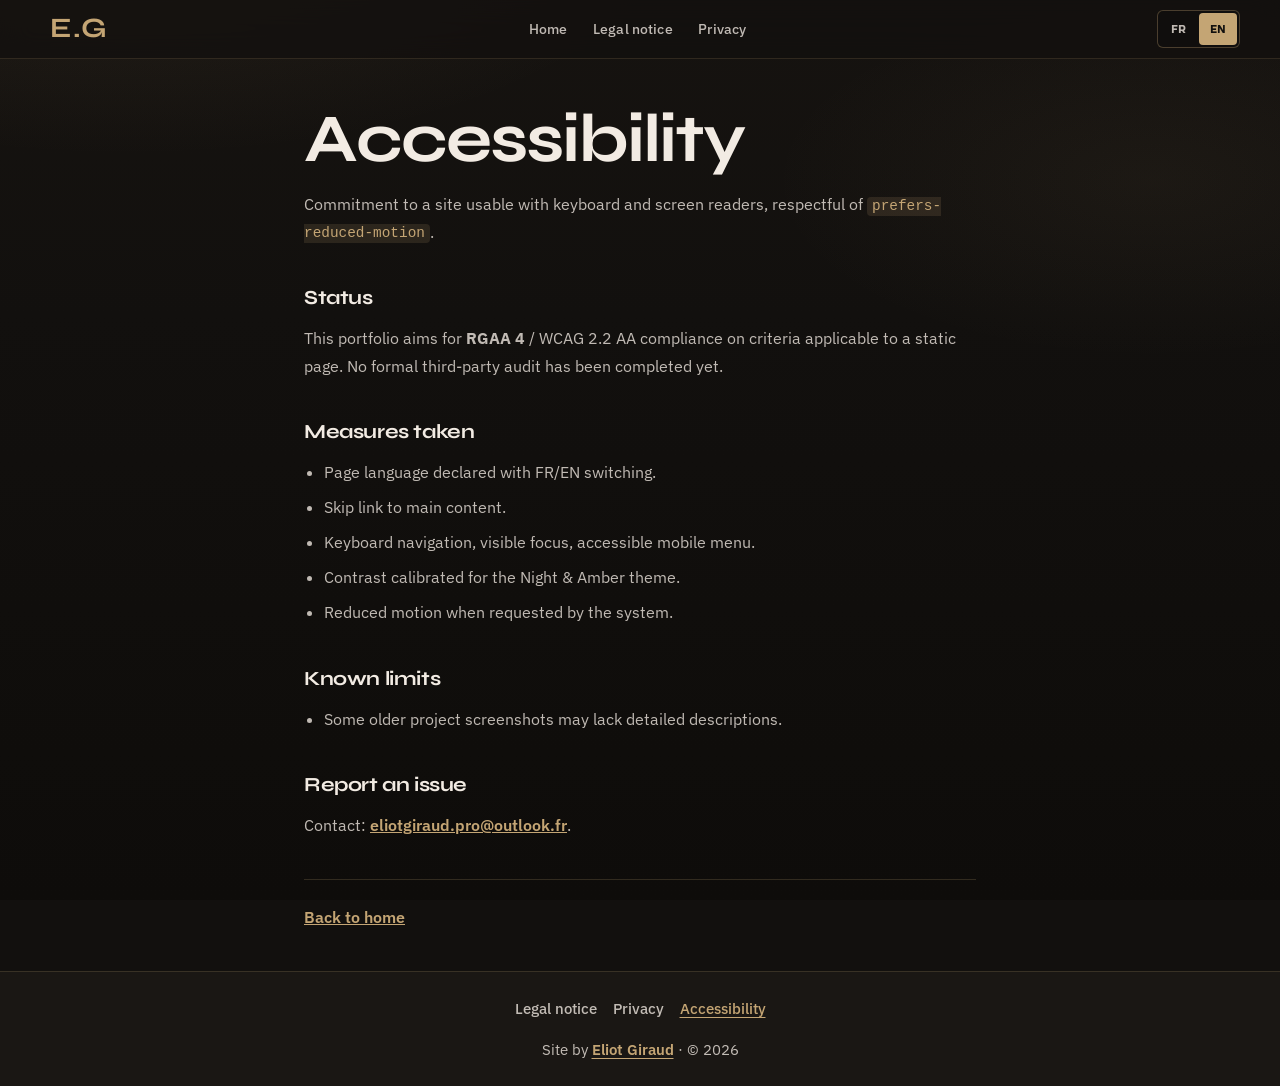
<file: accessibilite.html>
<!DOCTYPE html>
<html lang="fr" data-i18n-title="legal.a11y.docTitle">
<head>
    <meta charset="UTF-8">
    <meta name="viewport" content="width=device-width, initial-scale=1.0">
    <meta name="description" content="Déclaration d'accessibilité du portfolio d'Eliot Giraud.">
    <meta name="theme-color" content="#12100e">
    <meta name="robots" content="noindex">
    <title>Accessibilité · Eliot Giraud</title>
    <link rel="stylesheet" href="public/css/style.css?v=safact-copy-1">
    <link rel="shortcut icon" href="public/assets/Tete.jpg" type="image/x-icon">
</head>
<body>
    <a class="skip-link" href="#contenu" data-i18n="skip">Aller au contenu</a>
    <header>
        <nav class="site-nav" aria-label="Navigation principale" data-i18n-attr="aria-label:nav.label">
            <a class="menu-logo" href="index.html" data-i18n-attr="aria-label:nav.homeAria"><span class="logo-mark">E.G</span></a>
            <div class="menu-links">
                <ul>
                    <li><a href="index.html" data-i18n="nav.home">Accueil</a></li>
                    <li><a href="mentions-legales.html" data-i18n="footer.mentions">Mentions légales</a></li>
                    <li><a href="confidentialite.html" data-i18n="footer.privacy">Confidentialité</a></li>
                </ul>
            </div>
            <div class="lang-switch" role="group" data-i18n-attr="aria-label:lang.label">
                <button type="button" class="lang-switch__btn" data-set-lang="fr" aria-pressed="true">FR</button>
                <button type="button" class="lang-switch__btn" data-set-lang="en" aria-pressed="false">EN</button>
            </div>
        </nav>
    </header>

    <main id="contenu" class="legal-page">
        <div class="legal-page__inner">
            <h1 data-i18n="legal.a11y.title">Accessibilité</h1>
            <p class="legal-page__lead" data-i18n-html="legal.a11y.lead">Engagement pour un site utilisable au clavier, avec un lecteur d’écran, et respectueux de <code>prefers-reduced-motion</code>.</p>
            <div data-i18n-html="legal.a11y.body">
                <section aria-labelledby="statut">
                    <h2 id="statut">Statut</h2>
                    <p>
                        Ce portfolio vise la conformité au <strong>RGAA 4</strong> / WCAG 2.2 niveau AA sur les critères applicables à une page statique.
                    </p>
                </section>
            </div>
            <p class="legal-page__back"><a href="index.html" data-i18n="legal.back">Retour à l’accueil</a></p>
        </div>
    </main>

    <footer>
        <nav class="footer-legal" data-i18n-attr="aria-label:footer.legal">
            <a href="mentions-legales.html" data-i18n="footer.mentions">Mentions légales</a>
            <a href="confidentialite.html" data-i18n="footer.privacy">Confidentialité</a>
            <a href="accessibilite.html" aria-current="page" data-i18n="footer.a11y">Accessibilité</a>
        </nav>
        <p data-i18n-html="footer.credit">Site créé par <a href="index.html">Eliot Giraud</a> · © 2026</p>
    </footer>
    <script src="public/js/i18n.js?v=safact-copy-1"></script>
</body>
</html>
</file>
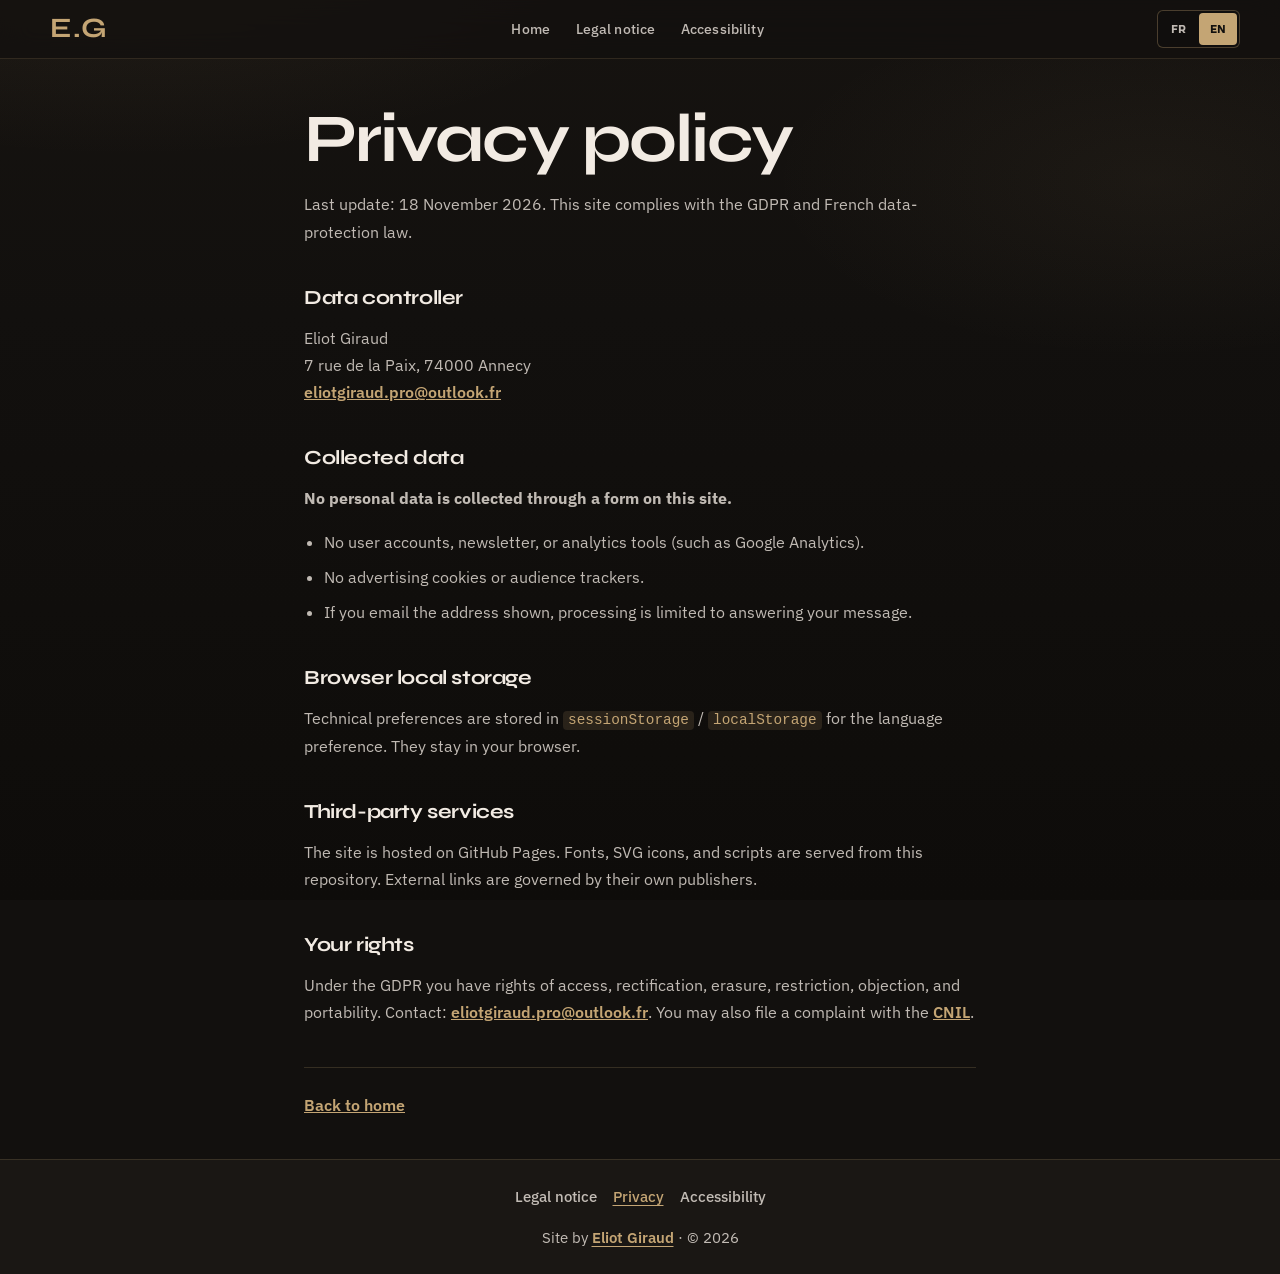
<file: confidentialite.html>
<!DOCTYPE html>
<html lang="fr" data-i18n-title="legal.privacy.docTitle">
<head>
    <meta charset="UTF-8">
    <meta name="viewport" content="width=device-width, initial-scale=1.0">
    <meta name="description" content="Politique de confidentialité du portfolio d'Eliot Giraud (RGPD).">
    <meta name="theme-color" content="#12100e">
    <meta name="robots" content="noindex">
    <title>Confidentialité · Eliot Giraud</title>
    <link rel="stylesheet" href="public/css/style.css?v=safact-copy-1">
    <link rel="shortcut icon" href="public/assets/Tete.jpg" type="image/x-icon">
</head>
<body>
    <a class="skip-link" href="#contenu" data-i18n="skip">Aller au contenu</a>
    <header>
        <nav class="site-nav" aria-label="Navigation principale" data-i18n-attr="aria-label:nav.label">
            <a class="menu-logo" href="index.html" data-i18n-attr="aria-label:nav.homeAria"><span class="logo-mark">E.G</span></a>
            <div class="menu-links">
                <ul>
                    <li><a href="index.html" data-i18n="nav.home">Accueil</a></li>
                    <li><a href="mentions-legales.html" data-i18n="footer.mentions">Mentions légales</a></li>
                    <li><a href="accessibilite.html" data-i18n="footer.a11y">Accessibilité</a></li>
                </ul>
            </div>
            <div class="lang-switch" role="group" data-i18n-attr="aria-label:lang.label">
                <button type="button" class="lang-switch__btn" data-set-lang="fr" aria-pressed="true">FR</button>
                <button type="button" class="lang-switch__btn" data-set-lang="en" aria-pressed="false">EN</button>
            </div>
        </nav>
    </header>

    <main id="contenu" class="legal-page">
        <div class="legal-page__inner">
            <h1 data-i18n="legal.privacy.title">Politique de confidentialité</h1>
            <p class="legal-page__lead" data-i18n-html="legal.privacy.lead">Dernière mise à jour&nbsp;: 18 novembre 2026. Ce site respecte le RGPD et la loi «&nbsp;Informatique et Libertés&nbsp;».</p>
            <div data-i18n-html="legal.privacy.body">
                <section aria-labelledby="responsable">
                    <h2 id="responsable">Responsable du traitement</h2>
                    <p>
                        Eliot Giraud<br>
                        7 rue de la Paix, 74000 Annecy<br>
                        <a href="mailto:eliotgiraud.pro@outlook.fr">eliotgiraud.pro@outlook.fr</a>
                    </p>
                </section>
            </div>
            <p class="legal-page__back"><a href="index.html" data-i18n="legal.back">Retour à l’accueil</a></p>
        </div>
    </main>

    <footer>
        <nav class="footer-legal" data-i18n-attr="aria-label:footer.legal">
            <a href="mentions-legales.html" data-i18n="footer.mentions">Mentions légales</a>
            <a href="confidentialite.html" aria-current="page" data-i18n="footer.privacy">Confidentialité</a>
            <a href="accessibilite.html" data-i18n="footer.a11y">Accessibilité</a>
        </nav>
        <p data-i18n-html="footer.credit">Site créé par <a href="index.html">Eliot Giraud</a> · © 2026</p>
    </footer>
    <script src="public/js/i18n.js?v=safact-copy-1"></script>
</body>
</html>
</file>
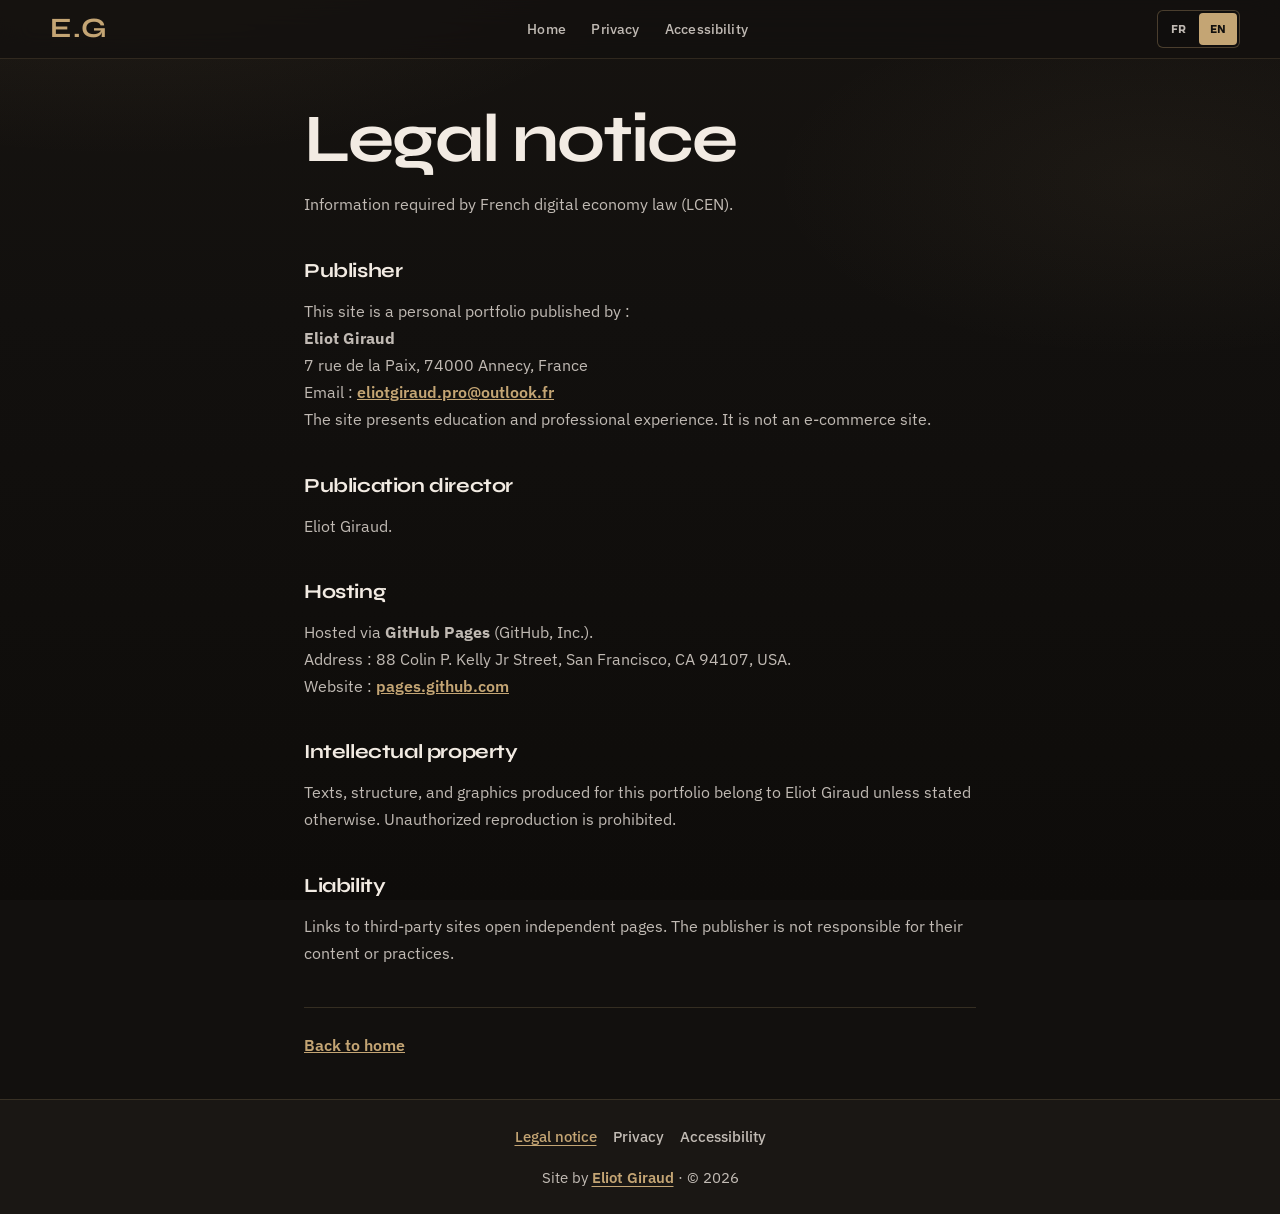
<file: mentions-legales.html>
<!DOCTYPE html>
<html lang="fr" data-i18n-title="legal.mentions.docTitle">
<head>
    <meta charset="UTF-8">
    <meta name="viewport" content="width=device-width, initial-scale=1.0">
    <meta name="description" content="Mentions légales du portfolio d'Eliot Giraud.">
    <meta name="theme-color" content="#12100e">
    <meta name="robots" content="noindex">
    <title>Mentions légales · Eliot Giraud</title>
    <link rel="stylesheet" href="public/css/style.css?v=safact-copy-1">
    <link rel="shortcut icon" href="public/assets/Tete.jpg" type="image/x-icon">
</head>
<body>
    <a class="skip-link" href="#contenu" data-i18n="skip">Aller au contenu</a>
    <header>
        <nav class="site-nav" aria-label="Navigation principale" data-i18n-attr="aria-label:nav.label">
            <a class="menu-logo" href="index.html" data-i18n-attr="aria-label:nav.homeAria"><span class="logo-mark">E.G</span></a>
            <div class="menu-links">
                <ul>
                    <li><a href="index.html" data-i18n="nav.home">Accueil</a></li>
                    <li><a href="confidentialite.html" data-i18n="footer.privacy">Confidentialité</a></li>
                    <li><a href="accessibilite.html" data-i18n="footer.a11y">Accessibilité</a></li>
                </ul>
            </div>
            <div class="lang-switch" role="group" data-i18n-attr="aria-label:lang.label">
                <button type="button" class="lang-switch__btn" data-set-lang="fr" aria-pressed="true">FR</button>
                <button type="button" class="lang-switch__btn" data-set-lang="en" aria-pressed="false">EN</button>
            </div>
        </nav>
    </header>

    <main id="contenu" class="legal-page">
        <div class="legal-page__inner">
            <h1 data-i18n="legal.mentions.title">Mentions légales</h1>
            <p class="legal-page__lead" data-i18n="legal.mentions.lead">Informations prévues par la loi pour la confiance dans l’économie numérique (LCEN).</p>
            <div data-i18n-html="legal.mentions.body">
                <section aria-labelledby="editeur">
                    <h2 id="editeur">Éditeur du site</h2>
                    <p>
                        Ce site est un portfolio personnel édité par&nbsp;:<br>
                        <strong>Eliot Giraud</strong><br>
                        7 rue de la Paix, 74000 Annecy, France<br>
                        E-mail&nbsp;: <a href="mailto:eliotgiraud.pro@outlook.fr">eliotgiraud.pro@outlook.fr</a>
                    </p>
                    <p>Le site présente un parcours de formation et d’expérience professionnelle. Il n’est pas un site de commerce électronique.</p>
                </section>
            </div>
            <p class="legal-page__back"><a href="index.html" data-i18n="legal.back">Retour à l’accueil</a></p>
        </div>
    </main>

    <footer>
        <nav class="footer-legal" data-i18n-attr="aria-label:footer.legal">
            <a href="mentions-legales.html" aria-current="page" data-i18n="footer.mentions">Mentions légales</a>
            <a href="confidentialite.html" data-i18n="footer.privacy">Confidentialité</a>
            <a href="accessibilite.html" data-i18n="footer.a11y">Accessibilité</a>
        </nav>
        <p data-i18n-html="footer.credit">Site créé par <a href="index.html">Eliot Giraud</a> · © 2026</p>
    </footer>
    <script src="public/js/i18n.js?v=safact-copy-1"></script>
</body>
</html>
</file>
<file: public/css/style.css>
@import url('fonts.css');
@import url('pages/homepage.css');
@import url('pages/legal.css');
@import url('layouts/header.css');
@import url('layouts/section-rail.css');
@import url('layouts/footer.css');

/* Direction C — Nuit & ambre : un seul accent, jamais en plein aplat */
:root {
  --background-color: #12100e;
  --background-elevated: #1a1714;
  --text-color: #f2ebe3;
  --text-muted: rgba(242, 235, 227, 0.78);
  --accent: #c4a574;
  --accent-soft: rgba(196, 165, 116, 0.14);
  --accent-border: rgba(196, 165, 116, 0.32);
  --surface-900: rgba(22, 19, 16, 0.94);
  --surface-card: rgba(28, 24, 20, 0.78);
  --border-subtle: 1px solid var(--accent-border);
  --radius-sm: 6px;
  --radius-md: 12px;
  --radius-lg: 18px;
  --radius-pill: 9999px;
  --shadow-card: 0 12px 40px rgba(0, 0, 0, 0.28);
  --font-display: 'Syne', 'Segoe UI', sans-serif;
  --font-body: 'IBM Plex Sans', system-ui, -apple-system, 'Segoe UI', sans-serif;
  --space-1: 8px;
  --space-2: 16px;
  --space-3: 24px;
  --space-4: 40px;
  --space-5: 64px;
  --space-section: clamp(4.5rem, 10vw, 7.5rem);
  --focus-ring: 2px solid var(--accent);
  --focus-offset: 3px;

  /* Alias pour le CSS existant — accent discret, plus de rouge */
  --main-color: var(--accent);
  --main-color-dim: #2a241c;
  --secondary-color: #d8c9a8;
  --secondary-muted: #a89880;
  --secondary-text-color: var(--accent);
  --section-color: #f2ebe3;
  --fade: linear-gradient(to top, rgba(18, 16, 14, 0.9), transparent);
  --background-color2: #1a1714;
  --layer: rgba(242, 235, 227, 0.08);
  --link-on-dark: var(--accent);
  --link-on-dark-hover: #dfc896;
}

* {
  padding: 0;
  margin: 0;
  box-sizing: border-box;
}

html {
  overflow-x: clip;
  scroll-behavior: smooth;
  max-width: 100%;
}

@media (prefers-reduced-motion: reduce) {
  html {
    scroll-behavior: auto;
  }

  .reveal,
  .icon-bounce {
    animation: none !important;
    transition: none !important;
  }

  .reveal {
    opacity: 1 !important;
    transform: none !important;
  }

  .hero-cta::before,
  .hero-cta--ghost::before,
  .social--hero a::before,
  .experience-card::before,
  .experience-card::after,
  #project .project-card::before,
  #project .project-card::after {
    transition: none !important;
  }
}

.visually-hidden {
  position: absolute !important;
  width: 1px !important;
  height: 1px !important;
  padding: 0 !important;
  margin: -1px !important;
  overflow: hidden !important;
  clip: rect(0, 0, 0, 0) !important;
  white-space: nowrap !important;
  border: 0 !important;
}

.skip-link {
  position: absolute;
  left: var(--space-2);
  top: -120px;
  padding: var(--space-1) var(--space-2);
  background: var(--background-elevated);
  color: var(--text-color);
  border: 1px solid var(--accent-border);
  font-weight: 600;
  text-decoration: none;
  border-radius: var(--radius-sm);
  z-index: 1000;
  transition: top 0.2s ease;
}

.skip-link:focus {
  top: var(--space-2);
}

body {
  font-family: var(--font-body);
  background-color: var(--background-color);
  background-image:
    radial-gradient(ellipse 80% 50% at 10% -10%, rgba(196, 165, 116, 0.09), transparent 55%),
    radial-gradient(ellipse 60% 40% at 90% 20%, rgba(196, 165, 116, 0.05), transparent 50%),
    linear-gradient(180deg, #161310 0%, var(--background-color) 35%, #0e0c0a 100%);
  background-attachment: fixed;
  overflow-x: clip;
  max-width: 100%;
  color: var(--text-color);
  line-height: 1.65;
}

@media screen and (max-width: 900px) {
  body {
    background-attachment: scroll;
  }
}

img,
video {
  max-width: 100%;
}

p,
li,
figcaption,
a {
  overflow-wrap: break-word;
}

a:focus-visible,
button:focus-visible {
  outline: var(--focus-ring);
  outline-offset: var(--focus-offset);
}

h1 {
  font-family: var(--font-display);
  text-transform: none;
  letter-spacing: -0.03em;
  text-align: center;
  font-style: normal;
  text-shadow: none;
  color: var(--text-color);
  position: relative;
  font-size: clamp(2.4rem, 5.5vw, 4.25rem);
  font-weight: 700;
  line-height: 1.05;
}

h2 {
  font-family: var(--font-display);
  text-transform: none;
  letter-spacing: -0.02em;
  text-align: center;
  font-style: normal;
  text-shadow: none;
  position: relative;
  color: var(--text-color);
  font-size: clamp(1.75rem, 3.5vw, 2.75rem);
  line-height: 1.15;
  font-weight: 700;
}

h3 {
  font-family: var(--font-display);
  letter-spacing: -0.01em;
  text-transform: none;
  font-size: 1.2rem;
  font-weight: 700;
  color: var(--text-color);
}

.icon {
  width: 1.15em;
  height: 1.15em;
  display: block;
  fill: none;
  stroke: currentColor;
  stroke-width: 1.75;
  stroke-linecap: round;
  stroke-linejoin: round;
}

.icon--fill {
  fill: currentColor;
  stroke: none;
}

.icon-bounce {
  animation: icon-bounce 2s ease-in-out infinite;
}

@keyframes icon-bounce {
  0%,
  100% {
    transform: translateY(0);
  }
  50% {
    transform: translateY(6px);
  }
}

.reveal {
  opacity: 0;
  transform: translateY(8px);
  transition: opacity 0.55s ease, transform 0.55s ease;
}

.reveal.is-visible {
  opacity: 1;
  transform: none;
}
</file>
